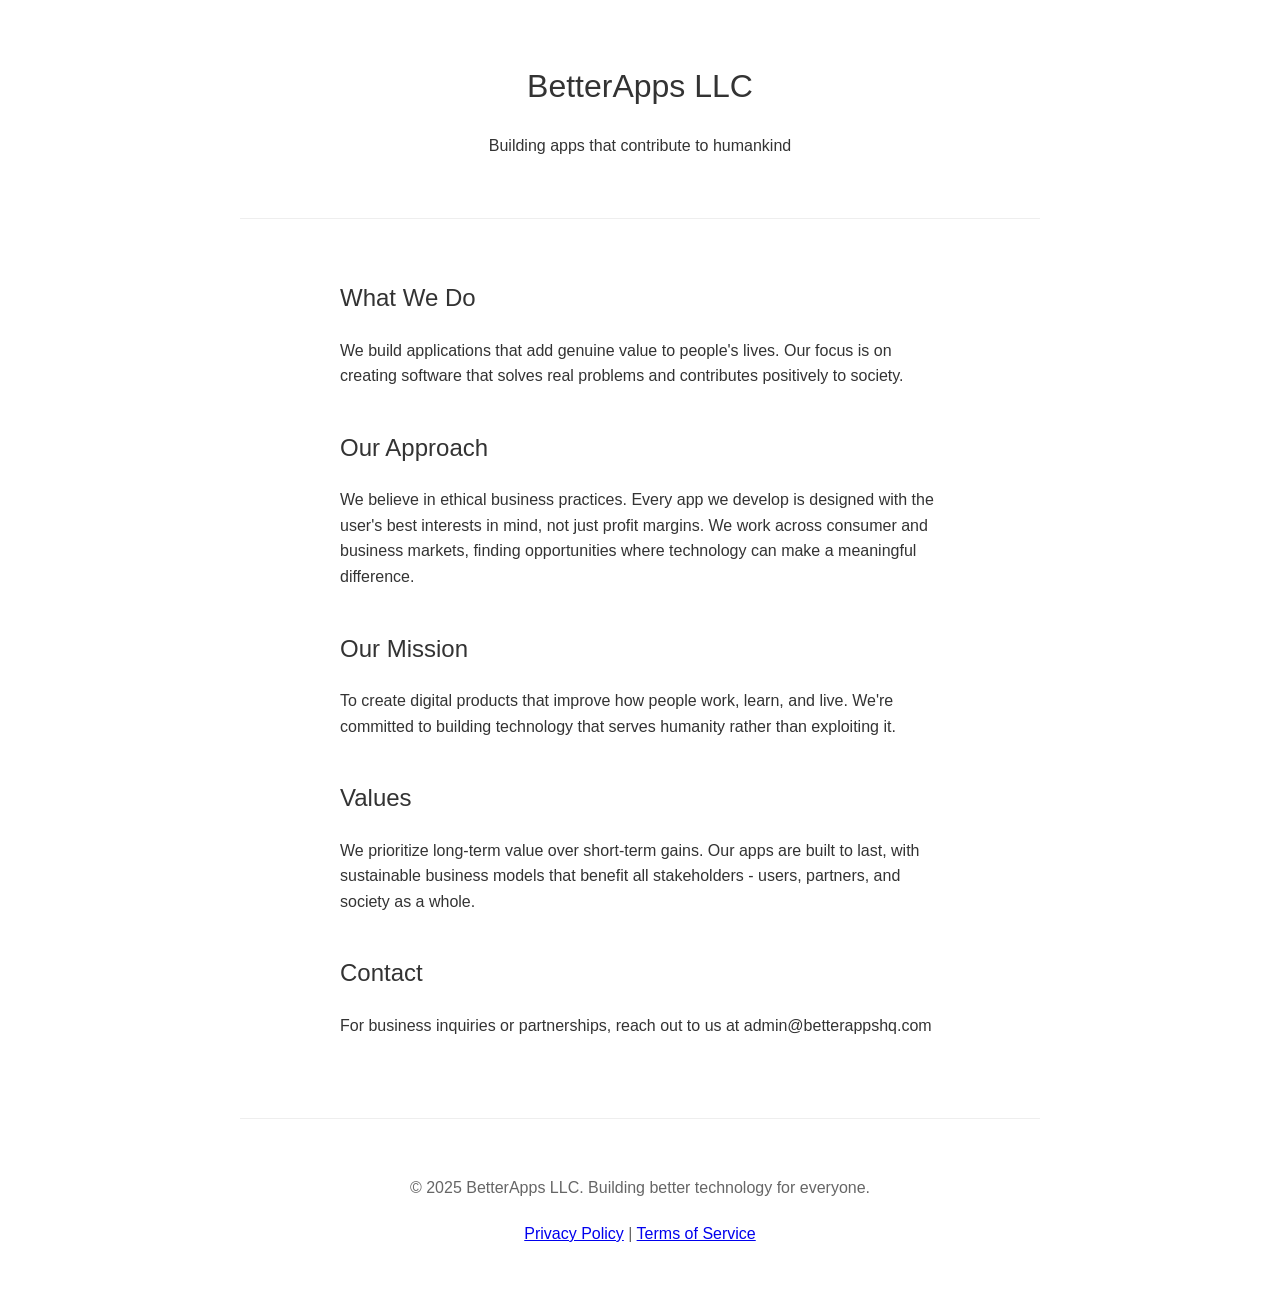
<file: app-showcase.html>
<!DOCTYPE html>
<html lang="en">
<head>
    <meta charset="UTF-8">
    <meta name="viewport" content="width=device-width, initial-scale=1.0">
    <title>BetterApps LLC</title>
    <meta name="description" content="Building apps that contribute to humankind and add value through ethical business practices.">
    
    <style>
        body {
            font-family: Arial, sans-serif;
            line-height: 1.6;
            margin: 0;
            padding: 40px;
            max-width: 800px;
            margin: 0 auto;
            color: #333;
            background: #fff;
        }

        h1 {
            font-size: 32px;
            margin-bottom: 20px;
            font-weight: normal;
        }

        h2 {
            font-size: 24px;
            margin: 40px 0 20px 0;
            font-weight: normal;
        }

        p {
            font-size: 16px;
            margin-bottom: 20px;
        }

        .header {
            text-align: center;
            margin-bottom: 60px;
            padding-bottom: 40px;
            border-bottom: 1px solid #eee;
        }

        .content {
            max-width: 600px;
            margin: 0 auto;
        }

        .footer {
            text-align: center;
            margin-top: 80px;
            padding-top: 40px;
            border-top: 1px solid #eee;
            color: #666;
        }

        @media (max-width: 600px) {
            body {
                padding: 20px;
            }
            
            h1 {
                font-size: 28px;
            }
            
            h2 {
                font-size: 22px;
            }
        }
    </style>
</head>
<body>
    <div class="header">
        <h1>BetterApps LLC</h1>
        <p>Building apps that contribute to humankind</p>
    </div>

    <div class="content">
        <h2>What We Do</h2>
        <p>We build applications that add genuine value to people's lives. Our focus is on creating software that solves real problems and contributes positively to society.</p>

        <h2>Our Approach</h2>
        <p>We believe in ethical business practices. Every app we develop is designed with the user's best interests in mind, not just profit margins. We work across consumer and business markets, finding opportunities where technology can make a meaningful difference.</p>

        <h2>Our Mission</h2>
        <p>To create digital products that improve how people work, learn, and live. We're committed to building technology that serves humanity rather than exploiting it.</p>

        <h2>Values</h2>
        <p>We prioritize long-term value over short-term gains. Our apps are built to last, with sustainable business models that benefit all stakeholders - users, partners, and society as a whole.</p>

        <h2>Contact</h2>
        <p>For business inquiries or partnerships, reach out to us at admin@betterappshq.com</p>
    </div>

    <div class="footer">
        <p>&copy; 2025 BetterApps LLC. Building better technology for everyone.</p>
        <p><a href="privacy.html">Privacy Policy</a> | <a href="terms.html">Terms of Service</a></p>
    </div>
</body>
</html>
</file>
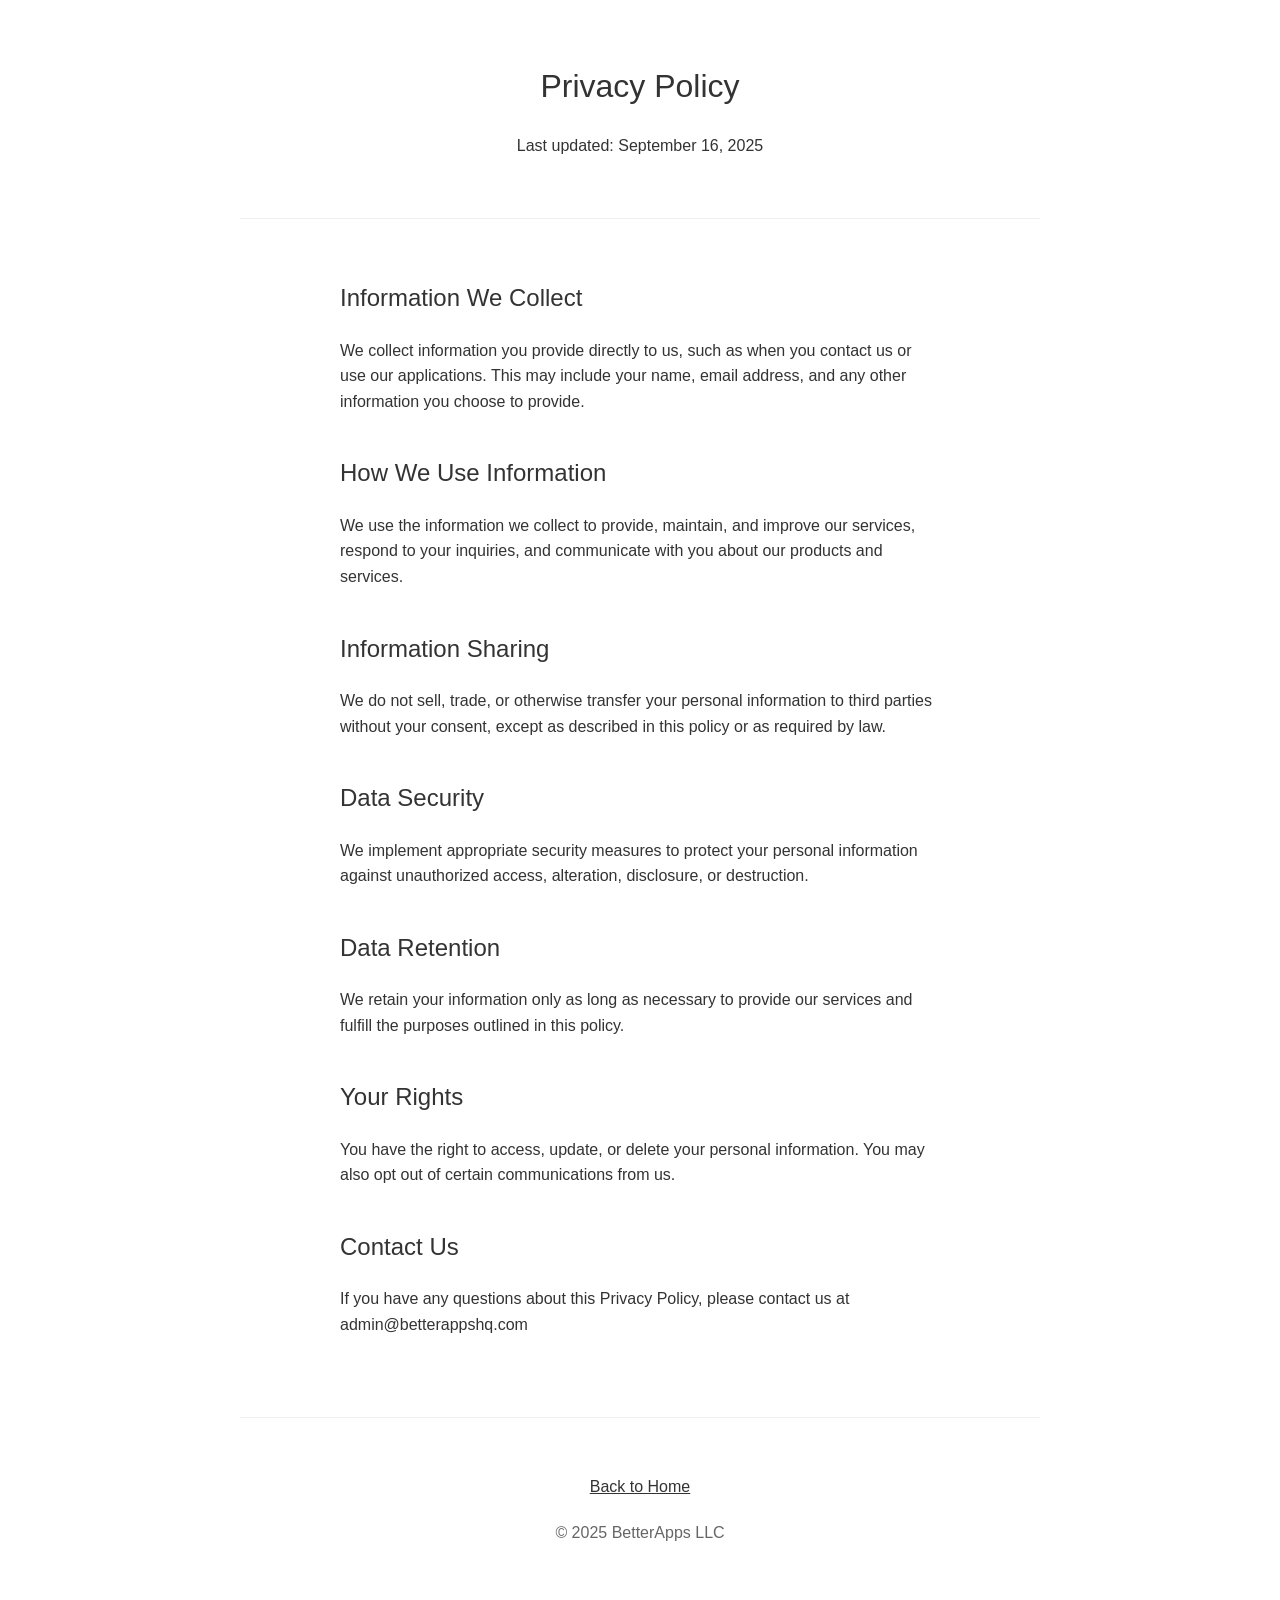
<file: privacy.html>
<!DOCTYPE html>
<html lang="en">
<head>
    <meta charset="UTF-8">
    <meta name="viewport" content="width=device-width, initial-scale=1.0">
    <title>Privacy Policy - BetterApps LLC</title>
    
    <style>
        body {
            font-family: Arial, sans-serif;
            line-height: 1.6;
            margin: 0;
            padding: 40px;
            max-width: 800px;
            margin: 0 auto;
            color: #333;
            background: #fff;
        }

        h1 {
            font-size: 32px;
            margin-bottom: 20px;
            font-weight: normal;
        }

        h2 {
            font-size: 24px;
            margin: 40px 0 20px 0;
            font-weight: normal;
        }

        p {
            font-size: 16px;
            margin-bottom: 20px;
        }

        .header {
            text-align: center;
            margin-bottom: 60px;
            padding-bottom: 40px;
            border-bottom: 1px solid #eee;
        }

        .content {
            max-width: 600px;
            margin: 0 auto;
        }

        .footer {
            text-align: center;
            margin-top: 80px;
            padding-top: 40px;
            border-top: 1px solid #eee;
            color: #666;
        }

        a {
            color: #333;
        }

        @media (max-width: 600px) {
            body {
                padding: 20px;
            }
            
            h1 {
                font-size: 28px;
            }
            
            h2 {
                font-size: 22px;
            }
        }
    </style>
</head>
<body>
    <div class="header">
        <h1>Privacy Policy</h1>
        <p>Last updated: September 16, 2025</p>
    </div>

    <div class="content">
        <h2>Information We Collect</h2>
        <p>We collect information you provide directly to us, such as when you contact us or use our applications. This may include your name, email address, and any other information you choose to provide.</p>

        <h2>How We Use Information</h2>
        <p>We use the information we collect to provide, maintain, and improve our services, respond to your inquiries, and communicate with you about our products and services.</p>

        <h2>Information Sharing</h2>
        <p>We do not sell, trade, or otherwise transfer your personal information to third parties without your consent, except as described in this policy or as required by law.</p>

        <h2>Data Security</h2>
        <p>We implement appropriate security measures to protect your personal information against unauthorized access, alteration, disclosure, or destruction.</p>

        <h2>Data Retention</h2>
        <p>We retain your information only as long as necessary to provide our services and fulfill the purposes outlined in this policy.</p>

        <h2>Your Rights</h2>
        <p>You have the right to access, update, or delete your personal information. You may also opt out of certain communications from us.</p>

        <h2>Contact Us</h2>
        <p>If you have any questions about this Privacy Policy, please contact us at admin@betterappshq.com</p>
    </div>

    <div class="footer">
        <p><a href="index.html">Back to Home</a></p>
        <p>&copy; 2025 BetterApps LLC</p>
    </div>
</body>
</html>
</file>
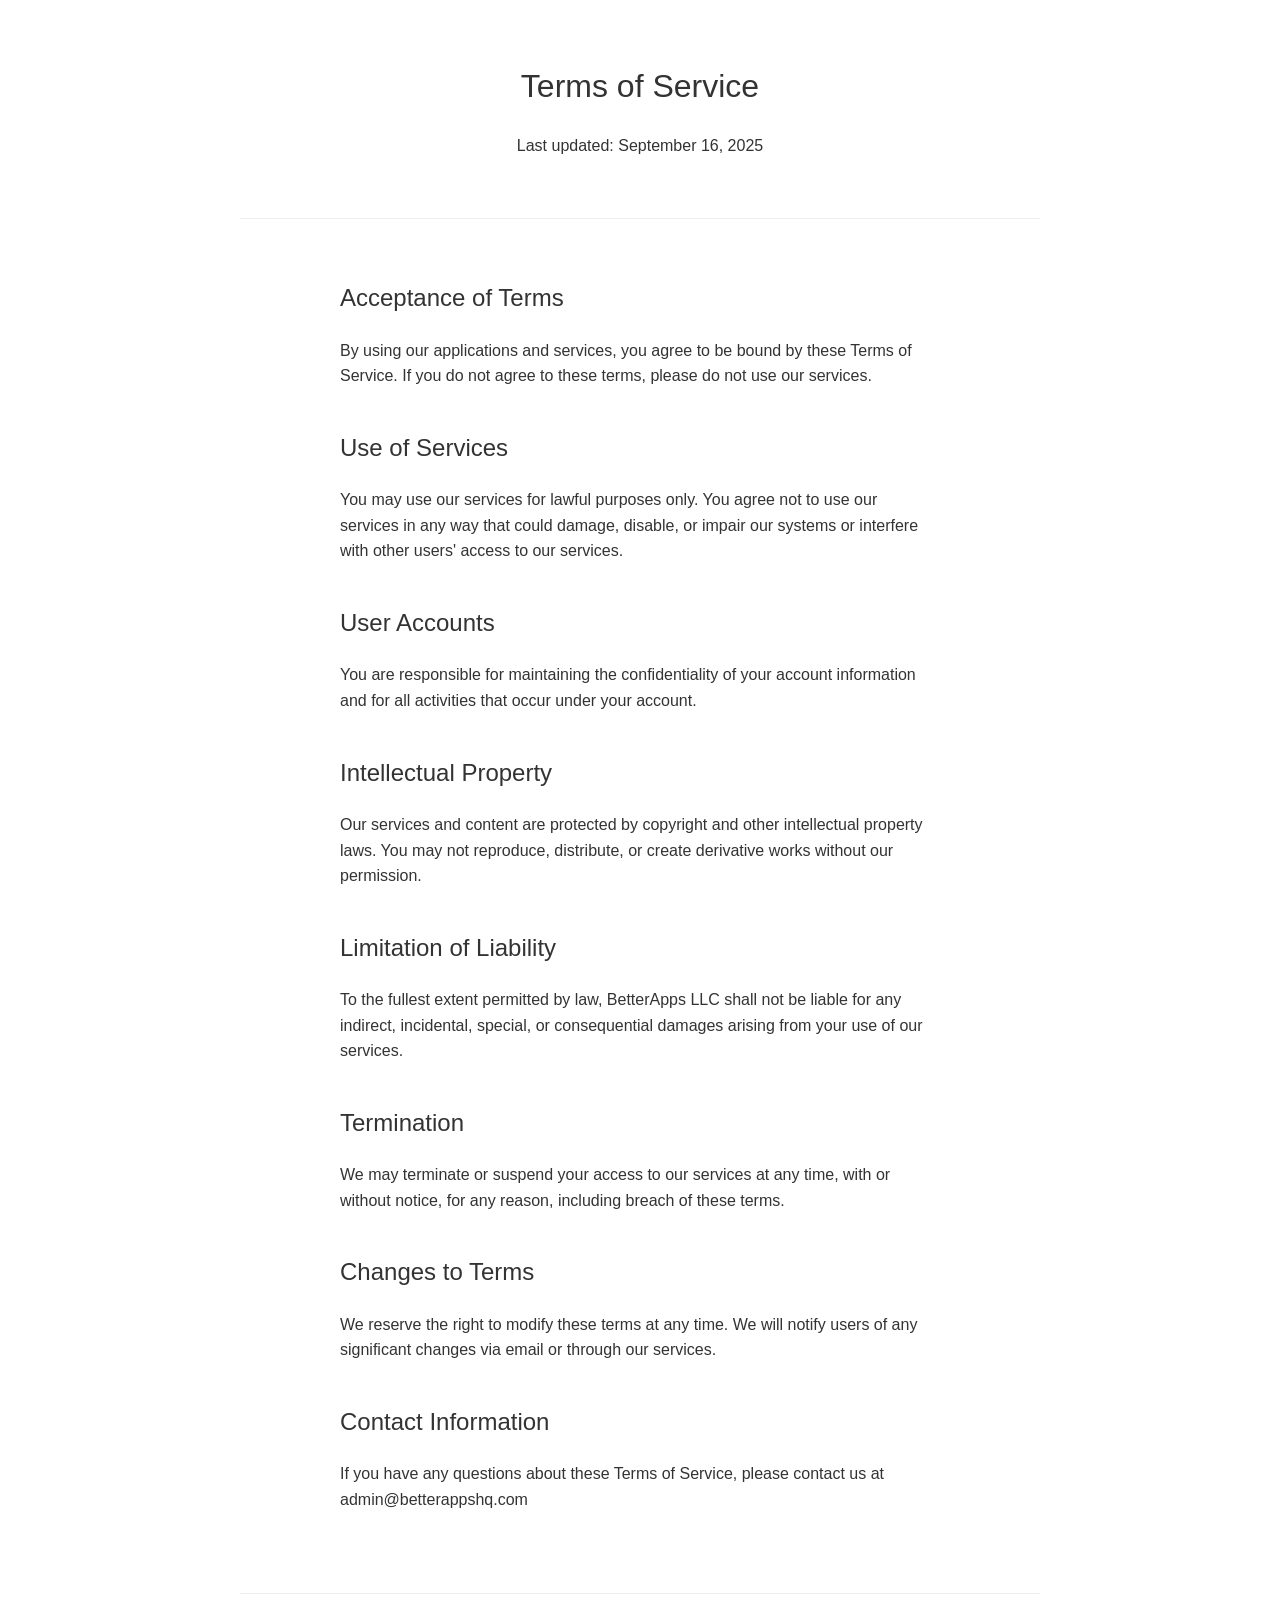
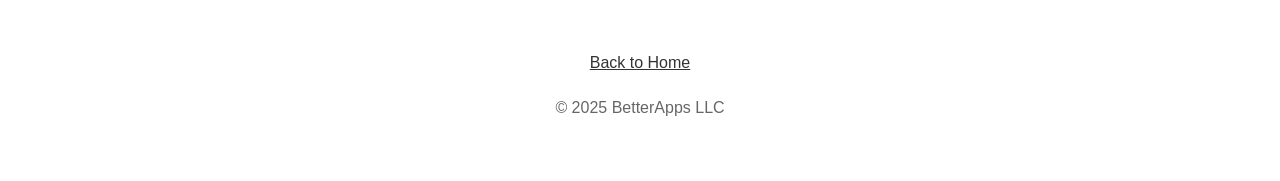
<file: terms.html>
<!DOCTYPE html>
<html lang="en">
<head>
    <meta charset="UTF-8">
    <meta name="viewport" content="width=device-width, initial-scale=1.0">
    <title>Terms of Service - BetterApps LLC</title>
    
    <style>
        body {
            font-family: Arial, sans-serif;
            line-height: 1.6;
            margin: 0;
            padding: 40px;
            max-width: 800px;
            margin: 0 auto;
            color: #333;
            background: #fff;
        }

        h1 {
            font-size: 32px;
            margin-bottom: 20px;
            font-weight: normal;
        }

        h2 {
            font-size: 24px;
            margin: 40px 0 20px 0;
            font-weight: normal;
        }

        p {
            font-size: 16px;
            margin-bottom: 20px;
        }

        .header {
            text-align: center;
            margin-bottom: 60px;
            padding-bottom: 40px;
            border-bottom: 1px solid #eee;
        }

        .content {
            max-width: 600px;
            margin: 0 auto;
        }

        .footer {
            text-align: center;
            margin-top: 80px;
            padding-top: 40px;
            border-top: 1px solid #eee;
            color: #666;
        }

        a {
            color: #333;
        }

        @media (max-width: 600px) {
            body {
                padding: 20px;
            }
            
            h1 {
                font-size: 28px;
            }
            
            h2 {
                font-size: 22px;
            }
        }
    </style>
</head>
<body>
    <div class="header">
        <h1>Terms of Service</h1>
        <p>Last updated: September 16, 2025</p>
    </div>

    <div class="content">
        <h2>Acceptance of Terms</h2>
        <p>By using our applications and services, you agree to be bound by these Terms of Service. If you do not agree to these terms, please do not use our services.</p>

        <h2>Use of Services</h2>
        <p>You may use our services for lawful purposes only. You agree not to use our services in any way that could damage, disable, or impair our systems or interfere with other users' access to our services.</p>

        <h2>User Accounts</h2>
        <p>You are responsible for maintaining the confidentiality of your account information and for all activities that occur under your account.</p>

        <h2>Intellectual Property</h2>
        <p>Our services and content are protected by copyright and other intellectual property laws. You may not reproduce, distribute, or create derivative works without our permission.</p>

        <h2>Limitation of Liability</h2>
        <p>To the fullest extent permitted by law, BetterApps LLC shall not be liable for any indirect, incidental, special, or consequential damages arising from your use of our services.</p>

        <h2>Termination</h2>
        <p>We may terminate or suspend your access to our services at any time, with or without notice, for any reason, including breach of these terms.</p>

        <h2>Changes to Terms</h2>
        <p>We reserve the right to modify these terms at any time. We will notify users of any significant changes via email or through our services.</p>

        <h2>Contact Information</h2>
        <p>If you have any questions about these Terms of Service, please contact us at admin@betterappshq.com</p>
    </div>

    <div class="footer">
        <p><a href="index.html">Back to Home</a></p>
        <p>&copy; 2025 BetterApps LLC</p>
    </div>
</body>
</html>
</file>
